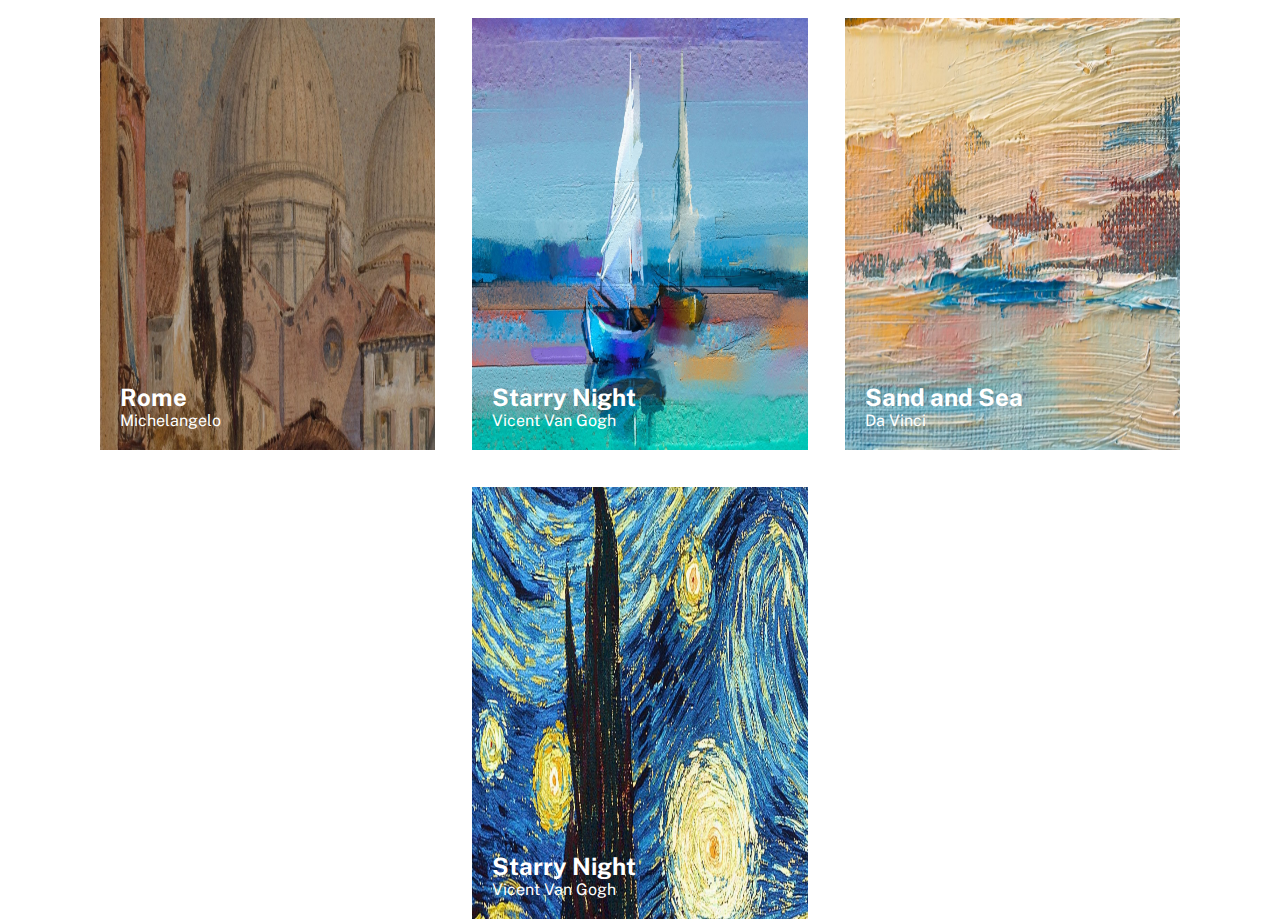
<file: desafio2/index.html>
<!DOCTYPE html>
<html lang="pt-br">

<head>
    <meta charset="UTF-8">
    <meta http-equiv="X-UA-Compatible" content="IE=edge">
    <meta name="viewport" content="width=device-width, initial-scale=1.0">
    <title>Desafio Avançado 2</title>
    <link rel="stylesheet" href="./src/css/style.css">
    <link rel="stylesheet" href="./src/css/reset.css">
    <link rel="stylesheet" href="./src/css/responsivo.css">
</head>

<body>

    <div class="container">

        <div class="frame">
            <img src="./src/images/6.jpg" alt="image rome">
            <div class="content">
                <h2>Rome</h2>
                <p>Michelangelo</p>
            </div>
        </div>
        <div class="frame">
            <img src="./src/images/3.jpg" alt="image rome">
            <div class="content">
                <h2>Starry Night</h2>
                <p>Vicent Van Gogh</p>
            </div>
        </div>
        <div class="frame">
            <img src="./src/images/4.jpg" alt="image rome">
            <div class="content">
                <h2>Sand and Sea</h2>
                <p>Da Vinci</p>
            </div>
        </div>
        <div class="frame">
            <img src="./src/images/5.jpg" alt="image rome">
            <div class="content">
                <h2>Starry Night</h2>
                <p>Vicent Van Gogh</p>
            </div>
        </div>
    </div>


</body>

</html>
</file>
<file: desafio2/src/css/style.css>
@import url('https://fonts.googleapis.com/css2?family=Public+Sans:wght@300;400;500;600;700;800&display=swap');
.container{
    display: flex; 
    width: 100%;     
    height: 689px;  
    color:white;
    align-items: center;
    justify-content: center;     
    flex-wrap: wrap;          
}
.container img{    
    width: 335.64px;
    height: 431.86px;    
}
.frame {
    display: flex;
    position: relative;
    margin:18.41px;   
}
.content{  
    position: absolute;
    color: white;
    bottom: 0;
    padding: 20px;
}
</file>
<file: desafio2/src/css/responsivo.css>
@media(max-width: 500px){
    .container{        
        margin:15px 0;       
    }
    .frame{
        margin: 0;
    }
}
</file>
